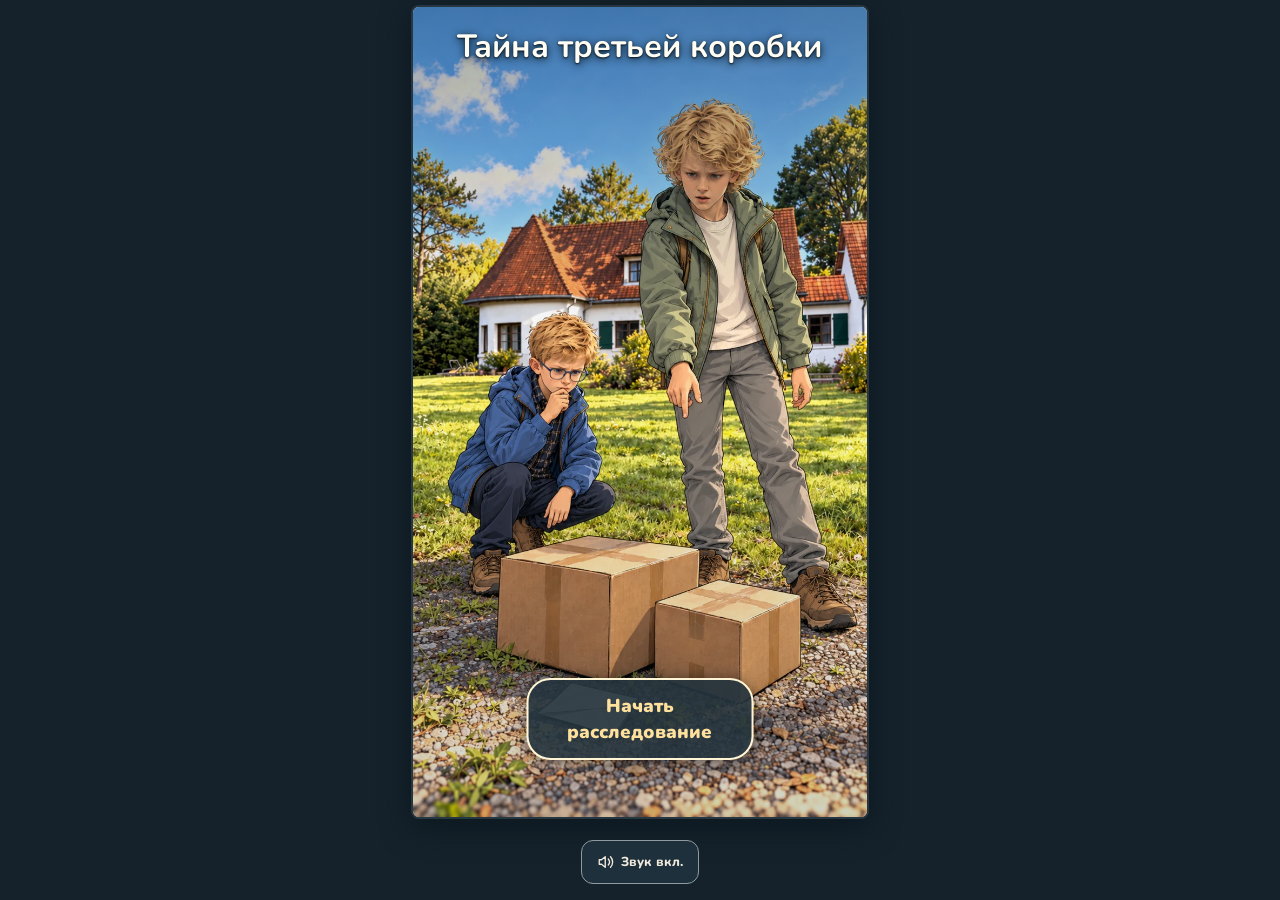
<file: index.html>
<!doctype html>
<html lang="ru">
<head>
<meta name="robots" content="noindex">
<meta charset="utf-8" />
<meta name="viewport" content="width=device-width,initial-scale=1,viewport-fit=cover" />
<meta name="theme-color" content="#15222b" />
<meta name="description" content="Первый выпуск приключенческого комикса «Тайна третьей коробки»" />
<title>Эжен и Александр · Тайна третьей коробки</title>
<link rel="stylesheet" href="style.css" />
<link rel="stylesheet" href="audio.css" />
</head>
<body>
<div id="app" class="app">
  <header class="topbar" aria-hidden="true"><div id="progress" class="progress"></div></header>
  <main class="main">
    <div id="panel" class="comic-panel" aria-label="Кадр комикса">
      <img id="panel-art" class="panel-art" src="assets/scene_01.webp" alt="" draggable="false" />
      <div id="panel-layer" class="panel-layer"></div>
      <div id="bubble" class="speech" hidden aria-live="polite"><div id="speaker" class="speaker" aria-hidden="true"></div><div id="dialogue" class="dialogue"></div></div>
      <button type="button" id="object-button" class="object-button" hidden></button>
    </div>
  </main>
  <footer class="toolbar">
    <button id="previous" type="button" class="control secondary" aria-label="Предыдущая реплика">←</button>
    <div id="prompt" class="prompt" aria-live="polite"></div>
    <button type="button" class="audio-toggle" data-sound-toggle aria-pressed="true" aria-label="Выключить звук">
      <svg viewBox="0 0 24 24" aria-hidden="true"><path d="M11 5 6 9H3v6h3l5 4Z"/><path class="audio-wave" d="M15 8a6 6 0 0 1 0 8m3-11a10 10 0 0 1 0 14"/><path class="audio-muted-line" d="m15 9 6 6m0-6-6 6"/></svg>
      <span class="audio-toggle-label">Звук вкл.</span>
    </button>
    <button id="next" type="button" class="control primary">Далее <span aria-hidden="true">→</span></button>
  </footer>
</div>
<div class="modal" id="modal" hidden role="dialog" aria-modal="true" aria-label="Важная улика">
  <button type="button" class="audio-toggle" data-sound-toggle aria-pressed="true" aria-label="Выключить звук">
    <svg viewBox="0 0 24 24" aria-hidden="true"><path d="M11 5 6 9H3v6h3l5 4Z"/><path class="audio-wave" d="M15 8a6 6 0 0 1 0 8m3-11a10 10 0 0 1 0 14"/><path class="audio-muted-line" d="m15 9 6 6m0-6-6 6"/></svg>
    <span class="audio-toggle-label">Звук вкл.</span>
  </button>
  <div class="modal-wrap">
    <button type="button" class="modal-x" id="modal-close" aria-label="Закрыть">×</button>
    <div class="modal-stage" id="modal-stage">
      <img id="modal-art" alt="" />
      <div id="modal-text" class="modal-text" hidden></div>
      <div id="modal-speech" class="modal-speech" hidden></div>
    </div>
    <button id="modal-next" type="button" class="modal-next">Продолжить →</button>
  </div>
</div>
<div id="audio-status" class="audio-status" role="status" aria-live="polite"></div>
<script src="music.js"></script>
<script src="audio.js"></script>
<script src="script.js"></script>
</body>
</html>
</file>
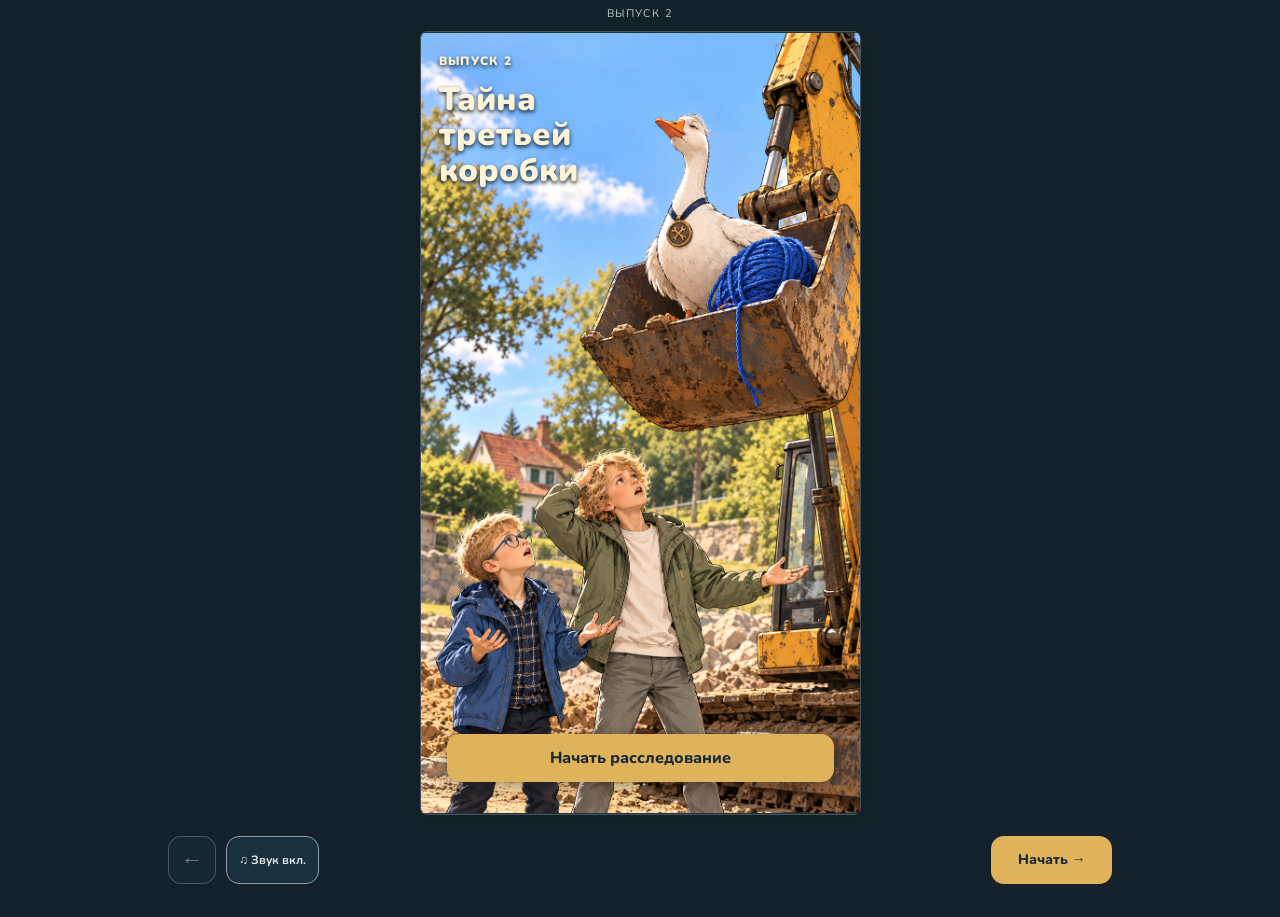
<file: issue-2/index.html>
<!doctype html>
<html lang="ru">
<head>
<meta charset="utf-8">
<meta name="viewport" content="width=device-width,initial-scale=1,viewport-fit=cover">
<meta name="robots" content="noindex">
<meta name="theme-color" content="#15222b">
<title>Тайна третьей коробки · Выпуск 2 · Предпросмотр</title>
<link rel="stylesheet" href="style.css">
</head>
<body>
<div class="app">
 <header><div id="progress" role="status"></div></header>
 <main><section id="panel" aria-label="Кадр комикса">
  <img id="art" src="assets/frame_01.png" alt="Гусь в ковше" draggable="false">
  <div id="layer"></div>
  <div id="bubble" class="speech" hidden aria-live="polite"></div>
 </section></main>
 <footer>
  <button id="previous" class="secondary" aria-label="Предыдущая реплика">←</button>
  <button id="sound" class="secondary" aria-pressed="true" aria-label="Выключить звук"><span aria-hidden="true">♫</span> <span id="sound-label">Звук вкл.</span></button>
  <button id="next" class="primary">Далее →</button>
 </footer>
</div>
<dialog id="card-modal" aria-label="Карточка крупным планом">
 <button id="close-card" class="secondary" aria-label="Закрыть карточку">×</button>
 <img id="card-art" src="assets/card.png" alt="Карточка: охотник, олень и ангар с круглым окном">
 <button id="card-done" class="primary">Вернуться к расследованию</button>
</dialog>
<p id="audio-status" role="status" class="sr-only"></p>
<script src="frames.js"></script><script src="music.js"></script><script src="audio.js"></script><script src="script.js"></script>
</body></html>
</file>
<file: style.css>
@import url('https://fonts.googleapis.com/css2?family=Balsamiq+Sans:wght@400;700&family=Nunito:wght@400;700;800;900&display=swap');
:root{--ink:#202b2f;--night:#15222b;--accent:#dfb363;--paper:#fffdf7;--rust:#ad4231;--round:20px}
*{box-sizing:border-box}html,body{margin:0;min-height:100%;background:var(--night);color:var(--ink);font-family:'Nunito','Trebuchet MS',Arial,sans-serif}button{font:inherit;cursor:pointer;touch-action:manipulation}button:focus-visible{outline:3px solid #ffd475;outline-offset:4px}button[hidden],[hidden]{display:none!important}
.app{min-height:100dvh;display:flex;flex-direction:column;align-items:center;padding:env(safe-area-inset-top) max(6px,env(safe-area-inset-right)) env(safe-area-inset-bottom) max(6px,env(safe-area-inset-left));}
.topbar{height:43px;flex-shrink:0;width:min(100%,480px);display:flex;align-items:center;justify-content:space-between;gap:10px;color:#f6ebd8;padding:0 7px;line-height:1.1}.brand{font-size:11px;font-weight:900;letter-spacing:.055em;white-space:nowrap;overflow:hidden;text-overflow:ellipsis}.brand span{color:#e9b35d}.progress{white-space:nowrap;font-weight:800;color:#e3bc7d;font-size:12px}
.main{flex:1;min-height:0;display:flex;align-items:center;justify-content:center;width:100%}.comic-panel{width:min(100%,465px,calc((100dvh - 137px)*0.5625));position:relative;aspect-ratio:9/16;overflow:hidden;background:#e7d6b7;isolation:isolate;border-radius:8px;border:2px solid #263741;box-shadow:0 8px 30px #08121aa8;}
.panel-art{position:absolute;inset:0;width:100%;height:100%;object-fit:cover;display:block;user-select:none;pointer-events:none}.panel-layer{position:absolute;inset:0;pointer-events:none}.speech{position:absolute;z-index:4;top:1.8%;left:3.5%;max-width:85%;min-width:41%;background:var(--paper);border:2.6px solid #25343c;border-radius:21px;padding:12px 14px 13px;box-shadow:0 4px 0 #19232966,0 5px 16px #0002;font-family:'Balsamiq Sans','Comic Sans MS','Trebuchet MS',sans-serif;line-height:1.18;font-size:clamp(15px,4.6vw,20px);text-align:center;transform:translateZ(0)}.speech:after{content:"";position:absolute;bottom:-14px;left:24%;border-top:15px solid #25343c;border-left:12px solid transparent;border-right:12px solid transparent}.speech:before{content:"";position:absolute;bottom:-10px;left:calc(24% + 3px);border-top:13px solid var(--paper);border-left:9px solid transparent;border-right:9px solid transparent;z-index:2}.speech.align-right{left:auto;right:3.5%}.speech.align-right:after{left:auto;right:24%}.speech.align-right:before{left:auto;right:calc(24% + 3px)}.speech.align-low{top:auto;bottom:4%}.speech.align-low:after{bottom:auto;top:-14px;border-top:0;border-bottom:15px solid #25343c}.speech.align-low:before{bottom:auto;top:-10px;border-top:0;border-bottom:13px solid var(--paper)}.speaker{color:#937348;font-family:'Nunito','Trebuchet MS',sans-serif;letter-spacing:.045em;font-size:11px;font-weight:900;text-transform:uppercase;margin-bottom:4px}.dialogue{font-weight:700}
.object-button{position:absolute;z-index:5;bottom:5%;left:50%;transform:translateX(-50%);border:2px solid #fff5d4;background:#25343ee8;border-radius:24px;box-shadow:0 3px 16px #0008;color:#ffe09c;min-height:46px;font-weight:900;padding:10px 20px;white-space:nowrap;animation:softPulse 2s ease-in-out infinite}.object-button.small-spot{bottom:11%}@keyframes softPulse{50%{box-shadow:0 0 0 7px #ffc15d44}}
.toolbar{height:75px;flex-shrink:0;display:flex;align-items:center;gap:9px;justify-content:space-between;width:min(100%,480px);padding:5px 3px}.control{height:46px;border:0;border-radius:13px;padding:0 17px;font-size:15px;font-weight:900}.control.primary{background:var(--accent);color:#242d31;box-shadow:0 4px 0 #8a673e;min-width:116px}.control.primary:active{transform:translateY(2px);box-shadow:0 2px 0 #8a673e}.control.secondary{background:transparent;color:#f9f2e8;border:2px solid #9ba9b3;min-width:46px;padding:0;font-size:22px}.control.secondary:disabled{opacity:.34;cursor:default}.prompt{color:#eee2d0;font-size:12px;text-align:center;max-width:235px;line-height:1.24;font-weight:700}
.cover-screen{position:absolute;inset:0;z-index:3;background:linear-gradient(180deg,#192936de 0%,#19293624 41%,#182f43ce 100%);display:flex;flex-direction:column;align-items:center;text-align:center;justify-content:space-between;color:white;padding:12% 7% 14%}.cover-screen .issue{font-size:12px;letter-spacing:.14em;font-weight:900;border:1px solid #eed3a0;padding:8px 14px;border-radius:100px}.cover-screen h1{font-size:clamp(26px,6.4vw,37px);line-height:1.1;margin:0;text-shadow:0 2px 9px #0008}.cover-screen h1 strong{display:block;color:#ffe3b1;margin-top:12px;font-weight:900}.cover-screen .subtitle{font:700 19px 'Balsamiq Sans','Comic Sans MS',sans-serif;line-height:1.25}
.panel-numbers .number{position:absolute;background:#f9e8bf;color:#4c4130;border:2px solid #4f4535;box-shadow:0 2px 4px #0005;border-radius:99px;width:9%;aspect-ratio:1;display:grid;place-items:center;font-size:clamp(14px,4.3vw,20px);font-weight:900}.number.n1{left:31%;top:78%}.number.n2{left:77%;top:84%}
.news-screen{position:absolute;inset:0;background:#f5e7c9;color:#282b2c;z-index:5;padding:7% 5%;display:flex;flex-direction:column;justify-content:center;align-items:center;text-align:center;gap:3.5%;border:14px double #353636}.news-screen .small{color:#a43423;letter-spacing:.08em;font-weight:900;font-size:13px}.news-screen h2{color:#9f3223;font-size:clamp(26px,7.1vw,39px);margin:0;line-height:1.04;font-weight:900}.news-screen h3{font-size:clamp(24px,6.7vw,37px);line-height:1.09;margin:0;padding:9% 1%;border-block:4px solid #373b3d;font-weight:900}.news-screen strong{font-size:clamp(21px,6vw,32px);line-height:1.15;color:#a33d25}.news-screen p{font:700 clamp(15px,4.4vw,20px)/1.25 'Balsamiq Sans','Comic Sans MS',sans-serif;margin:0}.news-screen .fine{font-size:clamp(13px,3.4vw,16px);font-style:italic;color:#866344}
.final-screen{position:absolute;inset:0;z-index:6;background:radial-gradient(circle at 50% 40%,#3d5266 0%,#1b2e3c 63%,#14222c 100%);color:#fff6e4;display:flex;align-items:center;justify-content:center;flex-direction:column;text-align:center;padding:10%;gap:25px}.final-screen .cake{font-size:57px}.final-screen h2{font-size:clamp(33px,8vw,46px);color:#f4ca7e;line-height:1.1;margin:0}.final-screen p{font:700 clamp(21px,5.6vw,26px)/1.32 'Balsamiq Sans','Comic Sans MS',sans-serif;margin:0}.final-screen .more{font-weight:900;font-size:23px;color:#f4ce8d;border-top:2px solid #ecd19a99;padding-top:20px}
.chase-screen{position:absolute;inset:0;background:#e7d5bb;display:flex;align-items:center;justify-content:center;overflow:hidden}.chase-bg{position:absolute;inset:-30px;background-position:center;background-size:cover;filter:blur(25px) saturate(.8) brightness(.84);opacity:.76}.chase-frame{position:relative;z-index:1;width:100%;background:white;padding:7px 0;border-top:3px solid #343434;border-bottom:3px solid #343434;box-shadow:0 7px 22px #0007}.chase-frame img{display:block;width:100%;height:auto}.chase-index{position:absolute;bottom:17px;right:18px;background:#fffaf0e8;border:2px solid #242c2e;border-radius:99px;padding:5px 11px;font-weight:900;font-size:13px;z-index:2}
.modal{position:fixed;inset:0;z-index:20;background:#0c1921ef;display:flex;align-items:center;justify-content:center;padding:18px 10px 30px}.modal-wrap{width:min(100%,430px);max-height:calc(100dvh - 30px);position:relative;display:flex;flex-direction:column;align-items:center;gap:10px}.modal-stage{position:relative;width:min(100%,410px,calc((100dvh - 124px)*0.5625));aspect-ratio:9/16;overflow:hidden;border:3px solid #f2d7a8;background:#ded5bd;border-radius:9px}.modal-stage>img{width:100%;height:100%;object-fit:cover}.modal-x{position:absolute;right:-3px;top:-9px;z-index:30;border-radius:50%;border:2px solid #eee4d2;background:#263746;color:#fff;font-size:29px;width:42px;height:42px}.modal-next{border:none;border-radius:12px;padding:13px 19px;background:#deb668;color:#273139;font-weight:900;min-width:170px;box-shadow:0 3px 0 #8d693f}.modal-text{position:absolute;z-index:2;left:13%;top:26%;right:13%;height:45%;display:flex;flex-direction:column;align-items:center;justify-content:center;text-align:center;font:700 clamp(16px,4.5vw,24px)/1.28 'Balsamiq Sans','Comic Sans MS',sans-serif;color:#3e3327;gap:24px}.modal-text p{margin:0}.modal-speech{position:absolute;left:4%;right:4%;top:1.5%;background:#fffdf7;border:3px solid #26343d;border-radius:20px;padding:13px;font:700 clamp(16px,4.5vw,21px)/1.2 'Balsamiq Sans','Comic Sans MS',sans-serif;text-align:center}.modal-speech b{display:block;font:900 12px 'Nunito',sans-serif;color:#a27e4f;letter-spacing:.04em;margin-bottom:6px}
@media(max-height:690px){.topbar{height:37px}.toolbar{height:64px}.comic-panel{width:min(100%,465px,calc((100dvh - 114px)*0.5625))}.speech{font-size:clamp(14px,3.9vw,18px);padding:8px 11px}.prompt{font-size:11px}.modal-stage{width:min(100%,410px,calc((100dvh - 116px)*0.5625))}.cover-screen .subtitle{font-size:15px}}
@media(prefers-reduced-motion:reduce){*,*:before,*:after{animation:none!important;transition:none!important}}

/* Approved montage: panels and dialogue only, no duplicate editorial headings */
.topbar,.prompt,.speaker,.panel-numbers{display:none!important}
.app{min-height:100dvh}
.comic-panel{width:min(100%,465px,calc((100dvh - 86px)*0.5625));container-type:inline-size}
.toolbar{height:76px;max-width:460px}
.toolbar.on-cover{visibility:hidden}
.toolbar .control.primary{min-width:124px}
.speech{min-width:0;max-width:none;z-index:7;padding:11px 12px;border-color:#26313a;background:#fffdf5;line-height:1.2;font-size:clamp(13.5px,4.0cqw,19px);box-shadow:0 2px 7px #0002;transform:none;text-align:center;letter-spacing:-.015em}
.speech.eugene{border-color:#375f7c}
.speech.alexandre{border-color:#485b45}
.speech.long-line{font-size:clamp(13px,3.62cqw,18px)}
.speech::after,.speech::before{display:none}
.speech-tail{position:absolute;inset:0;z-index:6;pointer-events:none}
.speech-tail svg{width:100%;height:100%;display:block;overflow:visible}
.speech-tail polygon{fill:#fffdf5;stroke:#485b45;stroke-width:6;stroke-linejoin:round}
.speech-tail.from-eugene polygon{stroke:#375f7c}
.cover-screen{background:linear-gradient(180deg,#0c243063 0%,transparent 42%,#071b2730 100%);justify-content:flex-start;padding:5% 5%;z-index:3}
.cover-screen h1{font-size:clamp(24px,7.1cqw,39px);line-height:1.05;color:#fffdf4;text-shadow:0 2px 9px #081620,0 1px 2px #07151e;margin:0;max-width:97%}
.object-button.cover-action{bottom:7%;max-width:88%;font-size:clamp(14px,4.1cqw,21px);white-space:normal;animation:none;padding:13px 19px}
/* Sounds belong to the comic art, not to captions below it */
.chase-screen{z-index:3}
.chase-index{display:none}
.chase-frame{padding:0;border:none;width:100%}
.chase-frame img{width:100%;height:auto}
.sound{position:absolute;z-index:7;white-space:nowrap;font-family:'Balsamiq Sans','Comic Sans MS','Trebuchet MS',sans-serif;font-weight:900;font-size:clamp(19px,5.0cqw,29px);line-height:1;color:#ffee75;-webkit-text-stroke:1px #252d32;text-shadow:2px 2px 0 #222,0 0 6px #131d25;padding:2px;pointer-events:none}
.sound-2{font-size:clamp(16px,4cqw,23px)}
.sound-3{font-size:clamp(16px,4.3cqw,24px)}
/* A newspaper page sized to the panel, including short landscape-height screens. */
.news-screen{border:0;outline:6px double #34393b;outline-offset:-12px;padding:7% 7%;gap:3%;height:100%;width:100%;justify-content:center;overflow:hidden}
.news-screen .small{font-size:clamp(10px,3cqw,16px);margin:0}
.news-screen h2{font-size:clamp(23px,8.6cqw,40px);line-height:1.03;margin:0}
.news-screen h3{font-size:clamp(20px,7.2cqw,34px);line-height:1.08;margin:0;padding:4% 0;border-block:3px solid #373b3d}
.news-screen strong{font-size:clamp(19px,6.5cqw,31px);line-height:1.1}
.news-screen p{font-size:clamp(14px,4.6cqw,21px);line-height:1.2;margin:0}
.news-screen .fine{font-size:clamp(12px,3.7cqw,17px);line-height:1.2}
.final-screen{gap:clamp(9px,3.4cqw,21px)}
.final-screen .cake{font-size:clamp(38px,12cqw,65px)}
.final-screen h2{font-size:clamp(26px,8cqw,43px)}
.final-screen p{font-size:clamp(16px,5.3cqw,26px)}
.final-screen .more{font-size:clamp(18px,5.4cqw,27px);padding-top:14px}
/* В крупном плане колеса говорящие за кадром: реплики над уликой, без хвостов.
   Отступ справа оставляет свободной кнопку закрытия. */
.modal-speech{max-width:84%;width:84%;left:4%;right:auto;top:3%;font-size:clamp(14px,4cqw,19px);line-height:1.2;padding:10px;background:#fffdf7;border-color:#375f7c}
.modal-speech.modal-right{right:auto;left:4%;border-color:#485b45}
.modal-speech:after{display:none}
@media(max-height:690px){.comic-panel{width:min(100%,465px,calc((100dvh - 72px)*0.5625))}.toolbar{height:64px}.speech{padding:8px 10px}}
</file>
<file: audio.css>
/* Кнопка в свободном месте между прежними кнопками: геометрия комикса не меняется. */
.toolbar{position:relative}
.audio-toggle{display:inline-flex;align-items:center;justify-content:center;gap:6px;min-height:44px;width:118px;padding:7px 8px;border:1px solid #8f9b9f;border-radius:12px;background:#1d303b;color:#f2eadc;font-size:13px;font-weight:800;line-height:1.15;visibility:visible;touch-action:manipulation}
.toolbar>.audio-toggle{position:absolute;left:60px}
.toolbar.on-cover>.audio-toggle{left:50%;transform:translateX(-50%)}
@media(max-width:375px){.toolbar:not(.on-cover)>.audio-toggle{width:44px}.toolbar:not(.on-cover)>.audio-toggle .audio-toggle-label{display:none}}
.audio-toggle svg{width:18px;height:18px;flex-shrink:0;fill:none;stroke:currentColor;stroke-width:1.8;stroke-linecap:round;stroke-linejoin:round}
.audio-toggle .audio-muted-line{display:none}
.audio-toggle.is-muted .audio-wave{display:none}
.audio-toggle.is-muted .audio-muted-line{display:block}
.audio-toggle:active{background:#304857}
/* Дубликат того же переключателя доступен и внутри открытого окна с уликой. */
.modal>.audio-toggle{position:fixed;top:max(7px,env(safe-area-inset-top));left:max(12px,env(safe-area-inset-left));z-index:31}
.audio-status{position:absolute;width:1px;height:1px;padding:0;margin:-1px;overflow:hidden;clip-path:inset(50%);white-space:nowrap;border:0}
.birthday-audio{position:absolute;bottom:4%;left:50%;transform:translateX(-50%);width:82%;min-height:46px;padding:10px 14px;border:1px solid #e4c184;border-radius:12px;background:#dfb363;color:#202b2f;font-size:clamp(13px,3.8cqw,18px);font-weight:900;line-height:1.2;pointer-events:auto}
.birthday-audio:active{background:#f2ce8e}
</file>
<file: issue-2/style.css>
@import url('https://fonts.googleapis.com/css2?family=Balsamiq+Sans:wght@400;700&family=Nunito:wght@400;700;800;900&display=swap');
:root{--night:#15222b;--paper:#fffdf7;--gold:#dfb25c;--ink:#25343c}
*{box-sizing:border-box}html,body{margin:0;min-height:100%;background:var(--night);color:var(--ink);font-family:Nunito,'Trebuchet MS',Arial,sans-serif}
body{min-height:100dvh}button{font:inherit;cursor:pointer;touch-action:manipulation;min-height:48px;border:0;border-radius:13px;font-weight:800;padding:10px 17px;transition:background .12s,opacity .12s}button:active{filter:brightness(.92)}button:disabled{opacity:.45;cursor:default}button:focus-visible{outline:3px solid #ffe0a0;outline-offset:4px}[hidden]{display:none!important}
.app{height:100dvh;min-height:360px;display:flex;flex-direction:column;max-width:960px;margin:auto;padding:0 max(8px,env(safe-area-inset-right)) 0 max(8px,env(safe-area-inset-left))}
header{height:27px;flex-shrink:0;display:flex;align-items:center;justify-content:center;color:#b8c7ce;font-size:11px;letter-spacing:.13em;text-transform:uppercase}
main{display:flex;align-items:center;justify-content:center;flex:1;min-height:0}
#panel{position:relative;width:min(100%,465px,calc((100dvh - 116px)*.5625));aspect-ratio:941/1672;border:1px solid #42535d;border-radius:7px;overflow:hidden;container-type:inline-size;background:#22333c;box-shadow:0 3px 20px #0002;isolation:isolate}
#art{position:absolute;inset:0;width:100%;height:100%;object-fit:contain;display:block;user-select:none}
#layer{position:absolute;inset:0;pointer-events:none}#layer button{pointer-events:auto}
.speech{position:absolute;z-index:3;padding:11px 13px;background:var(--paper);border:2.5px solid #375f7c;border-radius:19px;box-shadow:0 3px 0 #19232955;color:#25343c;text-align:center;font-family:'Balsamiq Sans','Comic Sans MS','Trebuchet MS',sans-serif;font-size:clamp(16px,4.7cqw,20px);line-height:1.18;overflow-wrap:break-word}
.speech[data-speaker="Александр"]{border-color:#485b45}.speech[data-speaker="Гусь"],.speech[data-speaker="Баран"]{border-color:#856539}
.speech-tail{position:absolute;inset:0;width:100%;height:100%;z-index:2;overflow:visible;pointer-events:none}
footer{height:81px;flex-shrink:0;display:flex;gap:10px;align-items:center;justify-content:center;padding-bottom:env(safe-area-inset-bottom)}.primary{background:var(--gold);color:#192a35}.secondary{background:#1a303c;color:#e0e9ec;border:1px solid #8da0a9}#previous{width:48px;padding:8px;font-size:22px}#sound{font-size:12px;font-weight:700;padding:9px 12px}#sound[aria-pressed="false"]{opacity:.65}#next{margin-left:auto;min-width:121px;max-width:48%;font-size:14px}
.cover-title{position:absolute;left:4%;top:3%;width:51%;color:#fff3d7;text-shadow:0 2px 4px #10232b;font-weight:900;font-size:clamp(23px,7.4cqw,33px);line-height:1.1;margin:0}.cover-title small{display:block;font-size:12px;letter-spacing:.11em;margin-bottom:13px}.cover-start{position:absolute;left:6%;bottom:4%;width:88%;box-shadow:0 3px 18px #0006;font-size:16px}
.sing{position:absolute;left:6%;top:27%;min-width:46%;box-shadow:0 3px 15px #0005;font-size:18px}
.card-hotspot{position:absolute;left:21%;top:56.7%;width:71%;height:13.5%;padding:0;border:2px dashed #dcb66690;background:transparent;border-radius:7px;min-height:48px}.card-hotspot span{position:absolute;right:0;top:calc(100% + 9px);background:#dfb25c;color:#192a35;border-radius:9px;padding:6px 10px;font-size:12px;white-space:nowrap;box-shadow:0 2px 8px #0003}
.open-box{position:absolute;left:10%;top:84%;width:80%;font-size:17px;box-shadow:0 3px 15px #0004}
.ending{position:absolute;inset:0;background:#09131bd9;display:flex;align-items:center;justify-content:center;padding:12%;text-align:center}.ending h1{color:#f4cf89;font-size:clamp(27px,9cqw,43px);font-weight:900;line-height:1.2;text-shadow:0 2px 12px #000}
dialog{width:min(94vw,720px);max-height:94dvh;border:1px solid #677a84;border-radius:15px;background:#15222b;color:white;padding:55px 12px 16px;box-shadow:0 15px 70px #0009}dialog::backdrop{background:#08141be8}#card-art{width:100%;height:auto;max-height:70dvh;object-fit:contain;display:block;border-radius:8px}#close-card{position:absolute;right:9px;top:6px;min-width:48px;font-size:23px;padding:0}#card-done{display:block;margin:17px auto 0;width:100%;max-width:420px;font-size:14px}
.sr-only{position:absolute;width:1px;height:1px;overflow:hidden;clip-path:inset(50%);white-space:nowrap}
@media(max-height:550px){header{height:20px}footer{height:64px}#panel{width:min(100%,465px,calc((100dvh - 90px)*.5625))}.speech{font-size:clamp(11px,4.7cqw,20px);padding:5px 7px;border-width:2px}.sing,.open-box,.cover-start{font-size:13px;min-height:40px;padding:7px}.cover-title{font-size:clamp(18px,7cqw,33px)}}
@media(prefers-reduced-motion:reduce){button{transition:none}}
</file>
